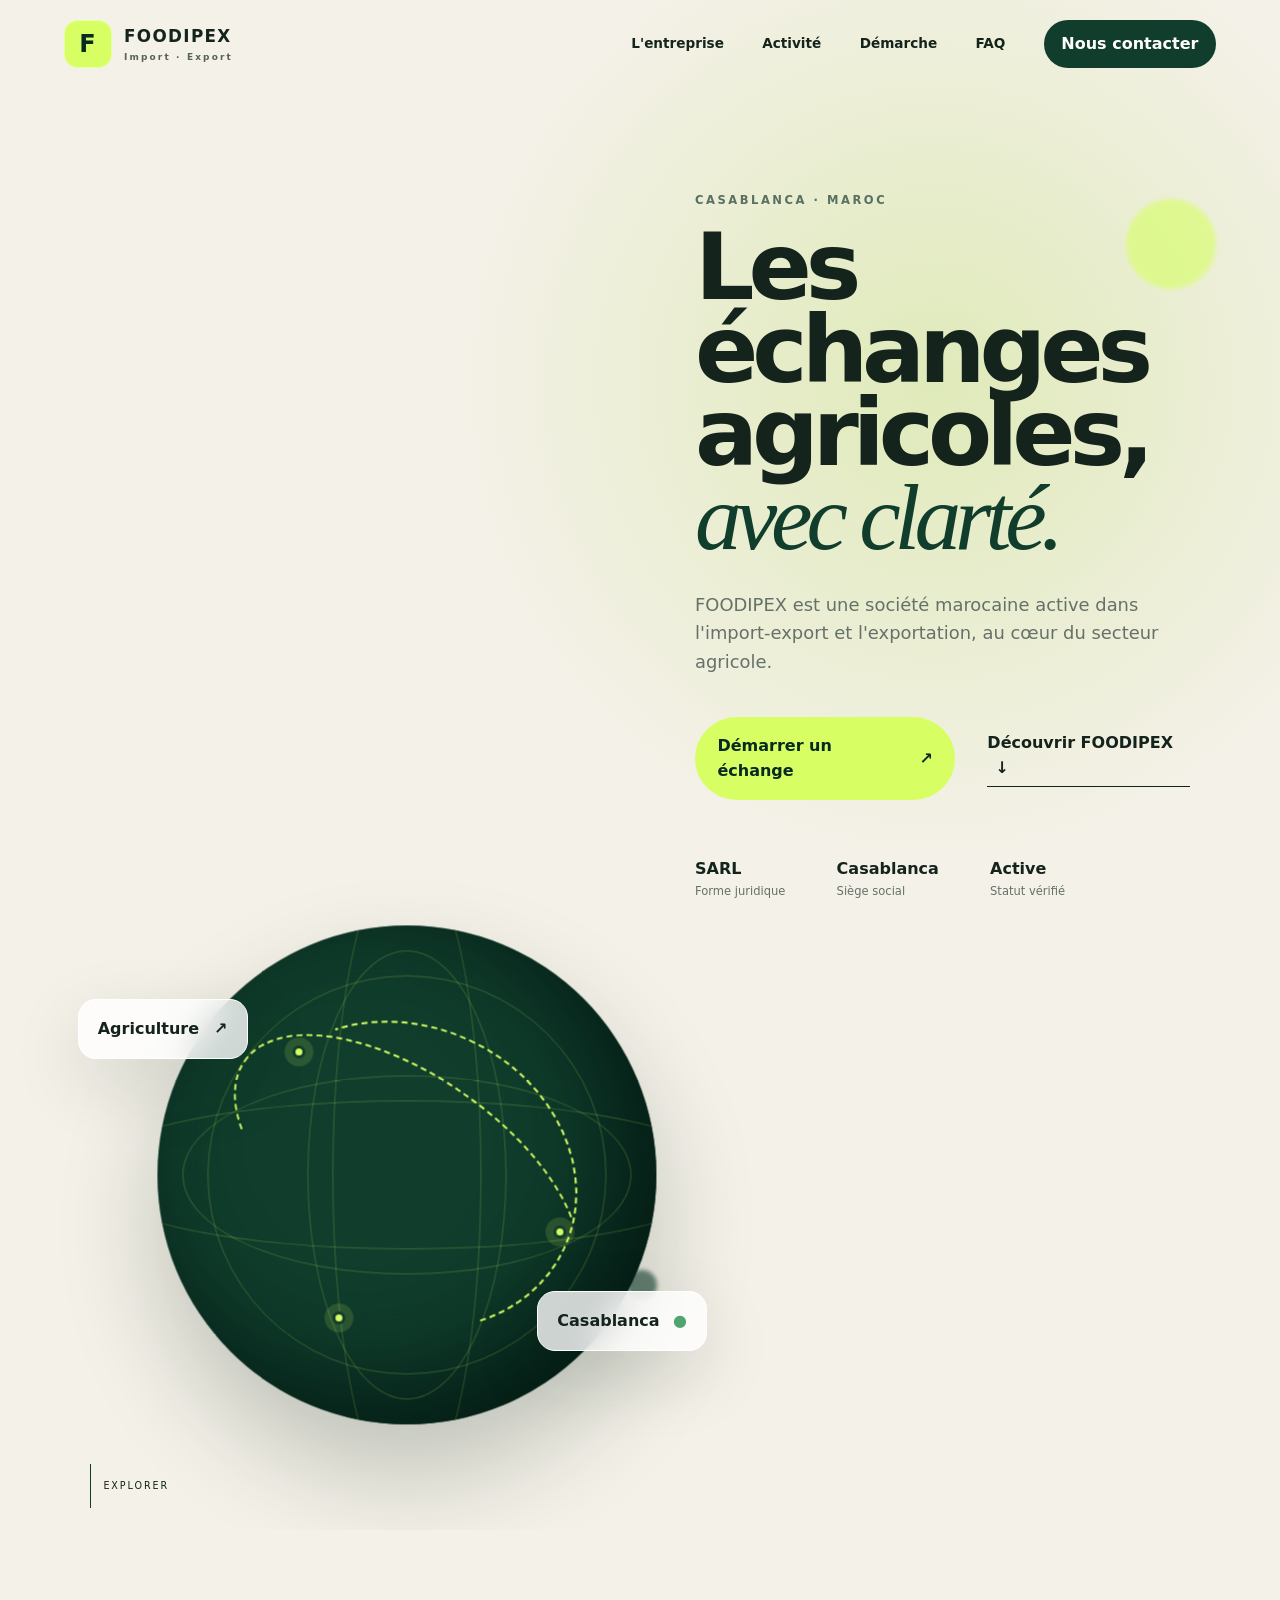
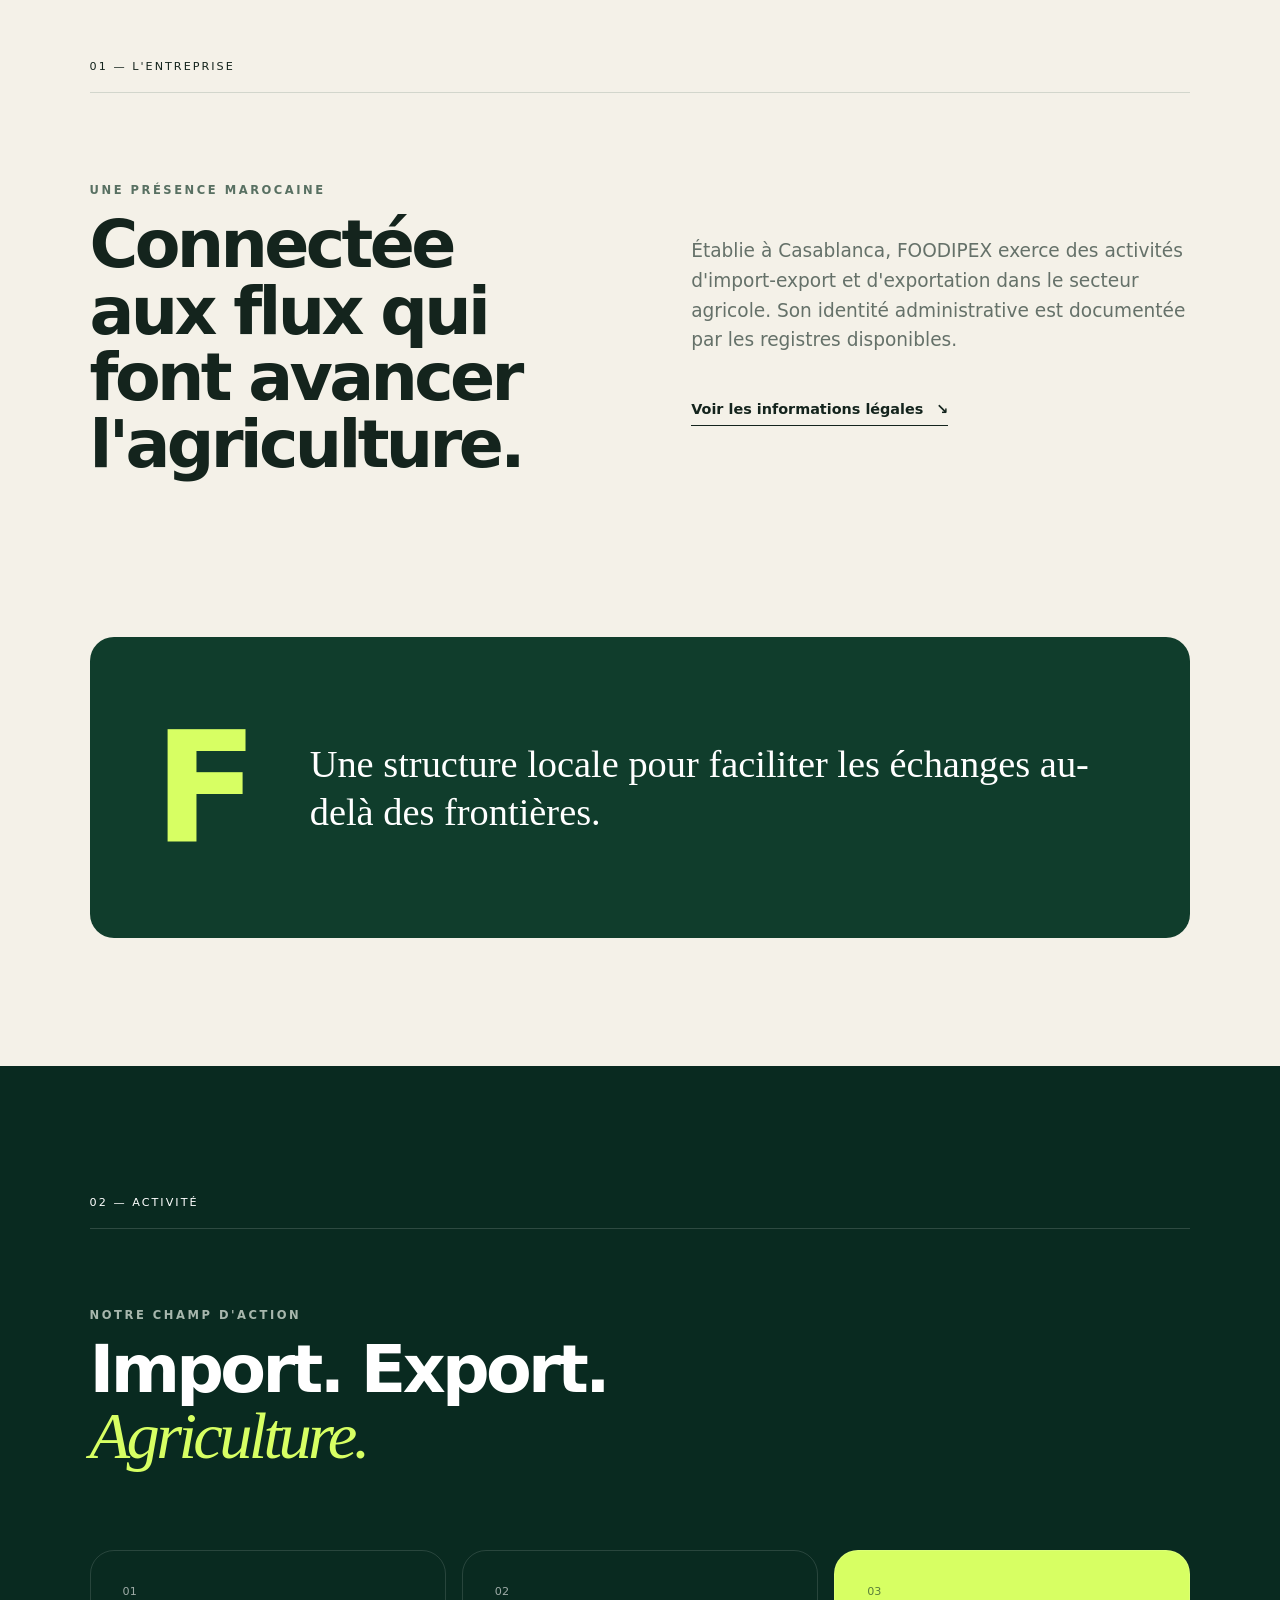
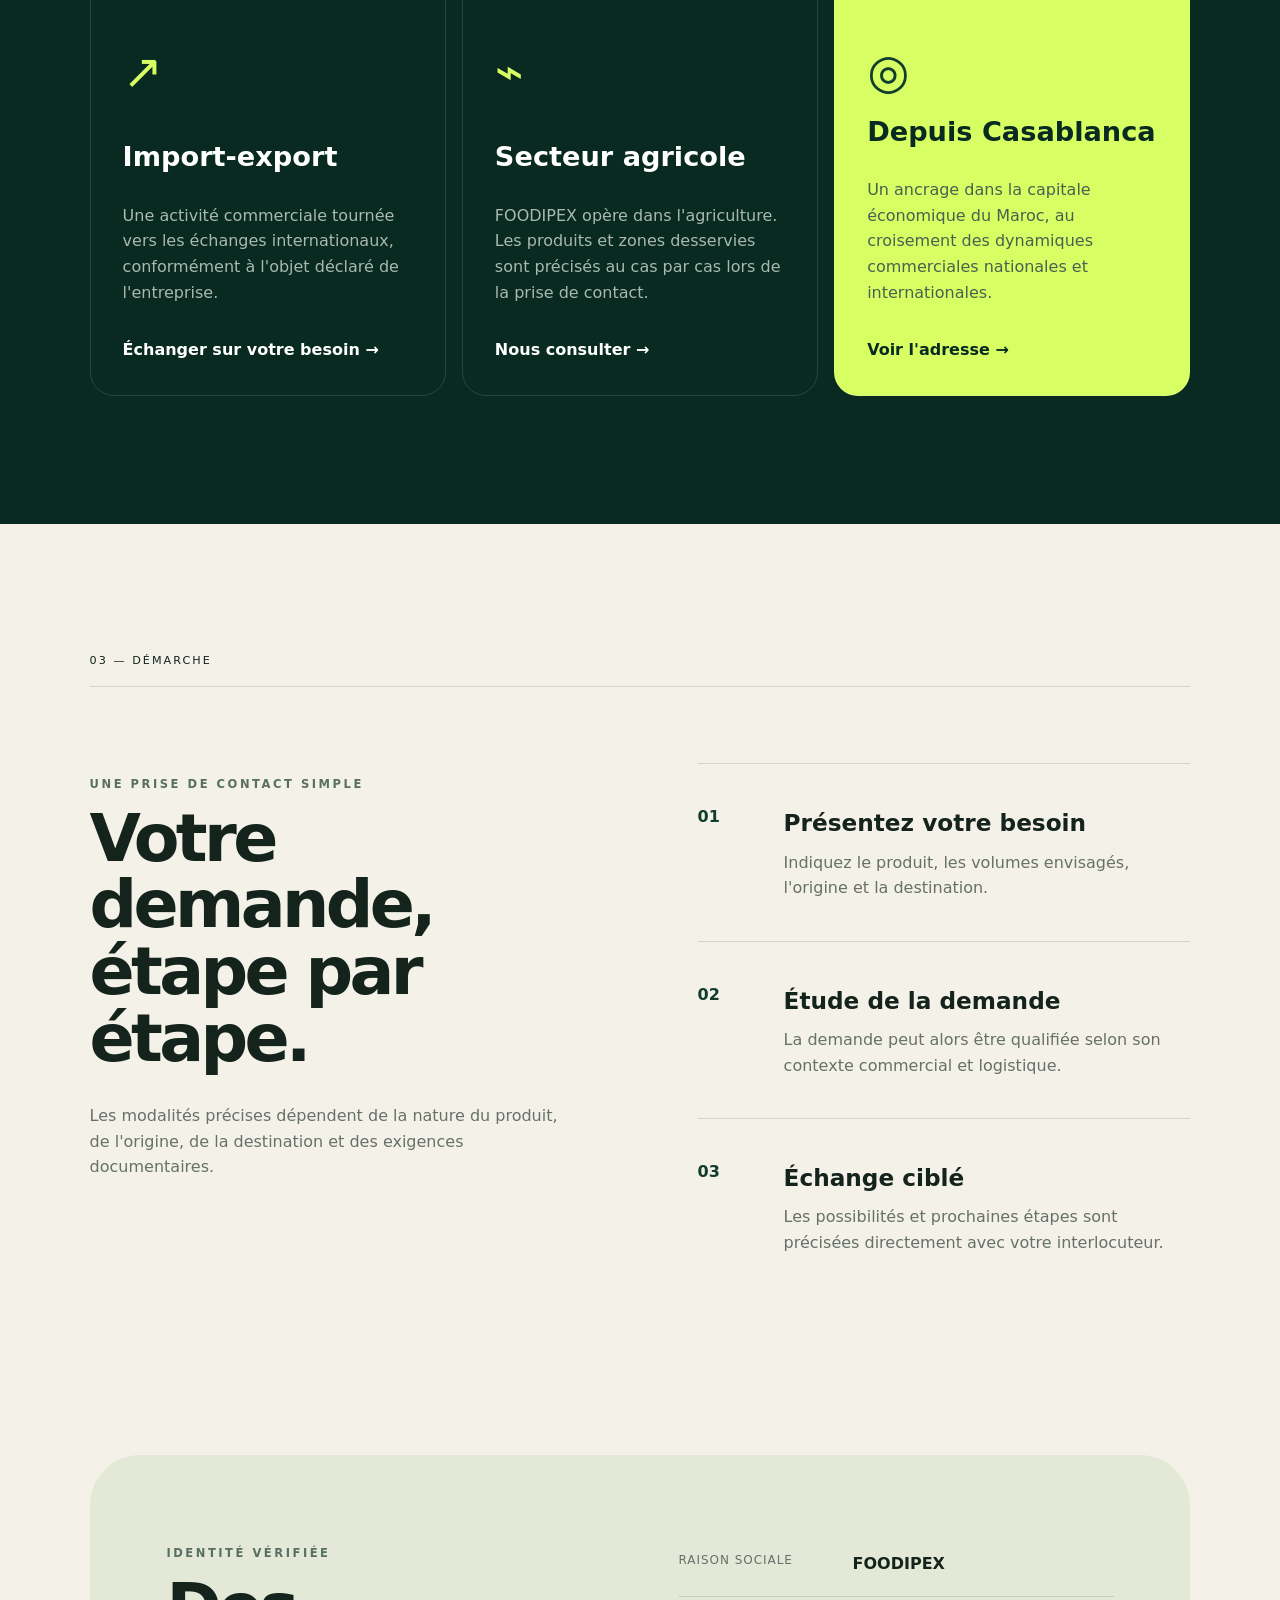
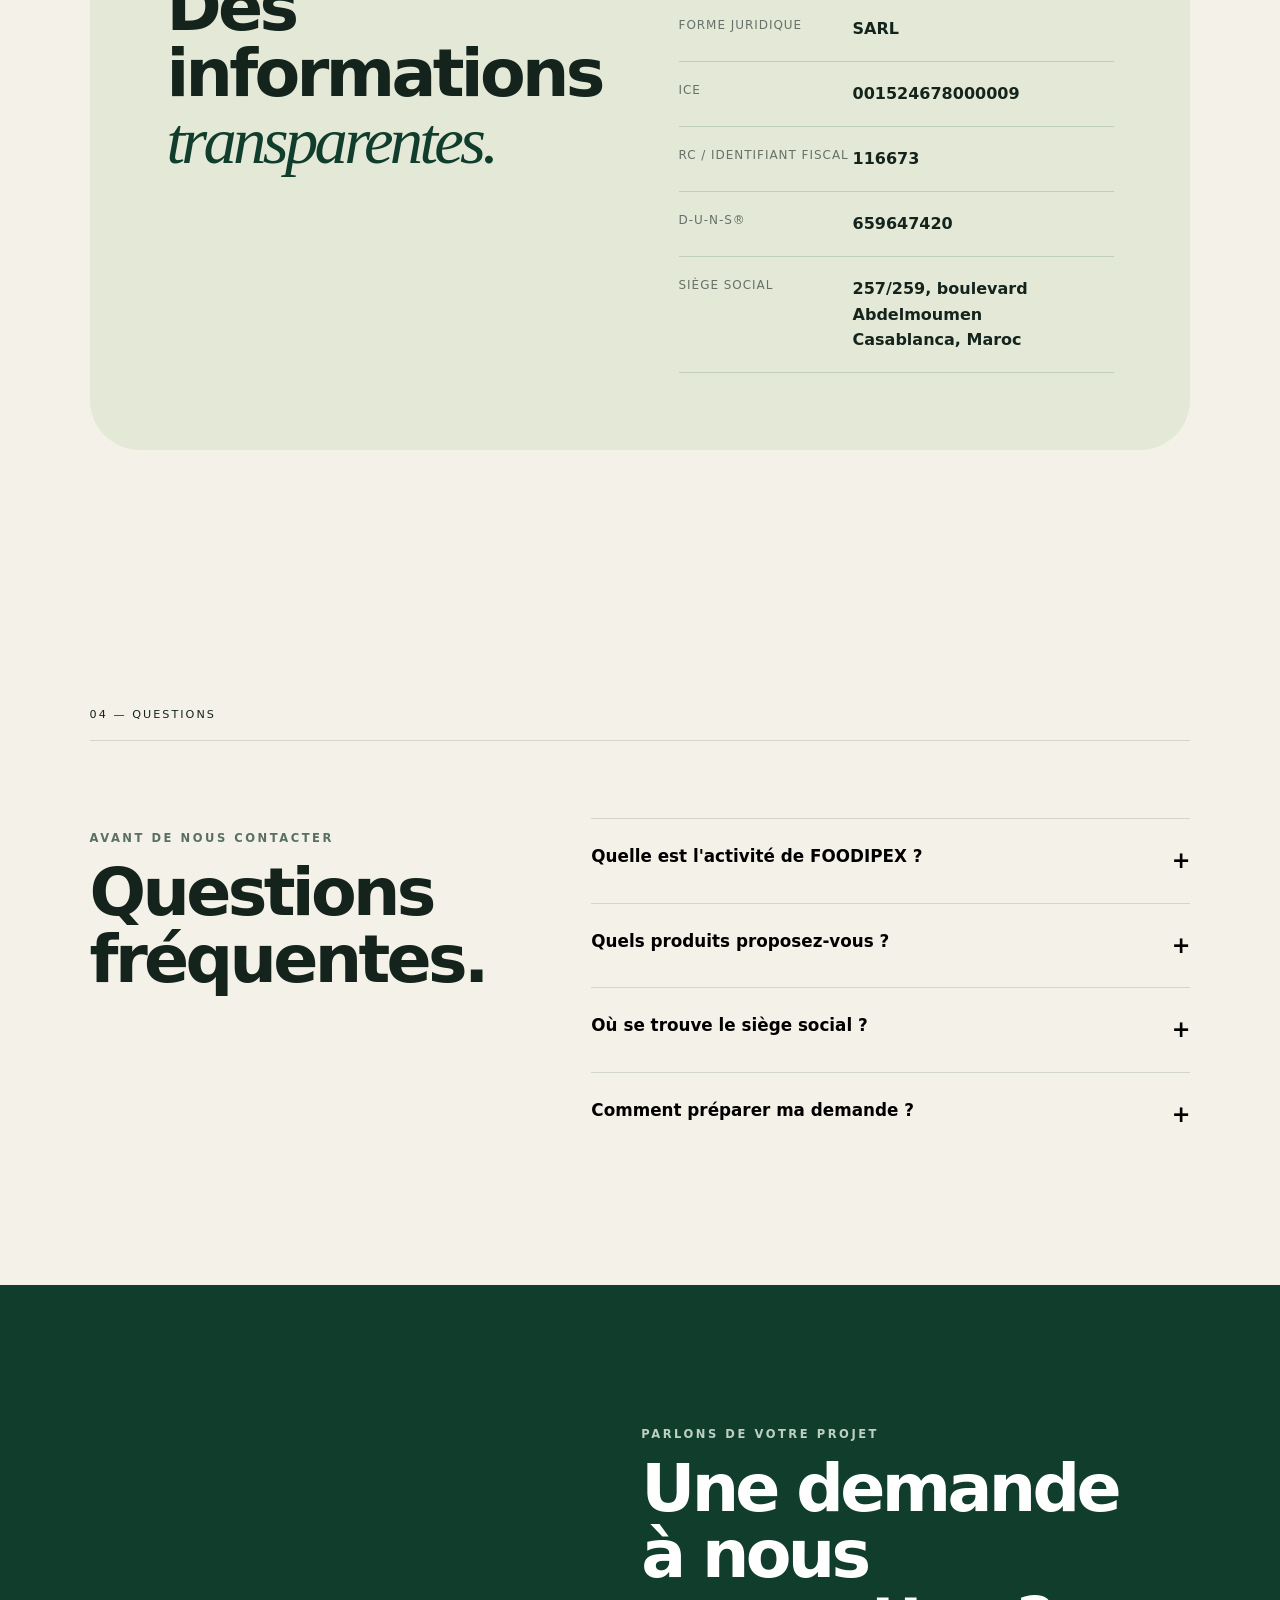
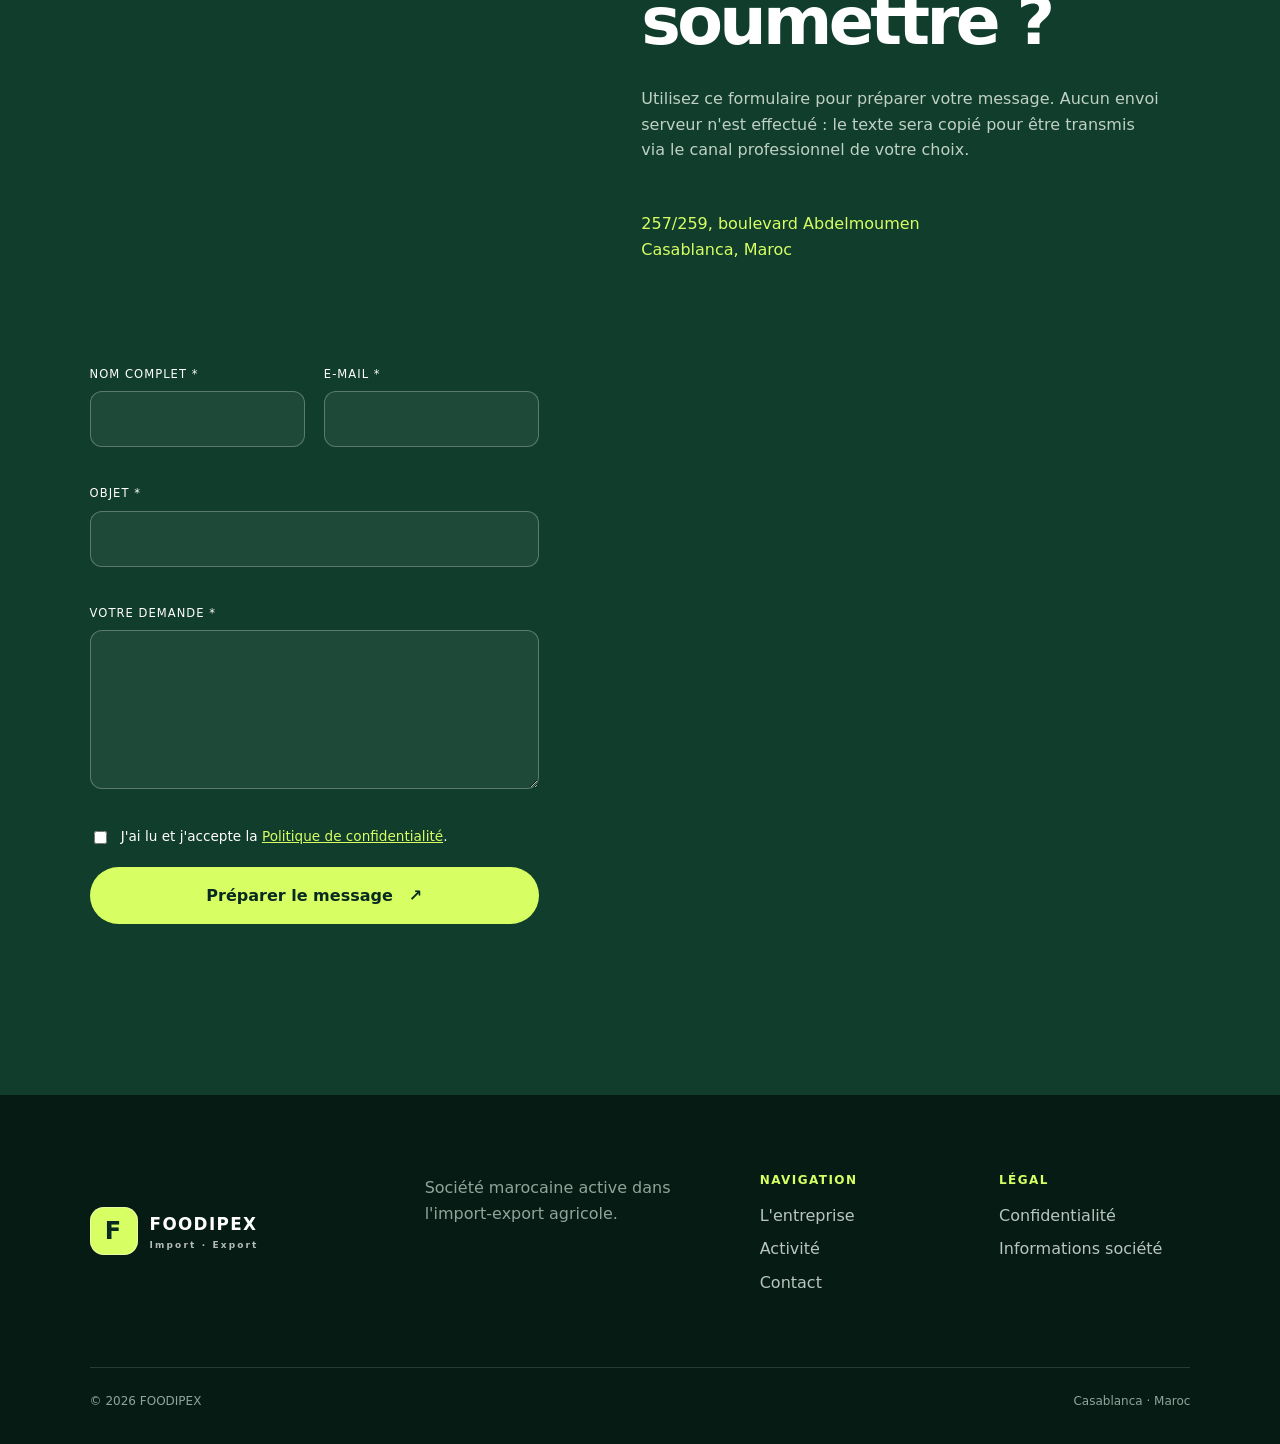
<file: index.html>
<!doctype html>
<html lang="fr">
<head>
  <meta charset="utf-8"><meta name="viewport" content="width=device-width,initial-scale=1">
  <title>FOODIPEX | Import-export agricole à Casablanca</title>
  <meta name="description" content="FOODIPEX, société d'import-export basée à Casablanca, active dans le secteur agricole.">
  <meta name="theme-color" content="#103d2c"><meta property="og:title" content="FOODIPEX | Import-export agricole"><meta property="og:description" content="Une société marocaine tournée vers les échanges agricoles."><meta name="google-site-verification" content="XFwvyXSj2RN1R1saOjq7OrJ_H4v1Y6fhWRvQO0zEvlo" /><meta property="og:type" content="website"><meta property="og:image" content="assets/images/social-preview-placeholder.svg">
  <link rel="icon" href="assets/images/favicon.svg" type="image/svg+xml"><link rel="stylesheet" href="assets/css/style.css"><link rel="stylesheet" href="assets/css/animations.css"><link rel="stylesheet" href="assets/css/responsive.css">
</head>
<body>
<a class="skip" href="#main">Aller au contenu</a><div class="loader" aria-hidden="true"><span class="brand-mark">F</span></div>
<header class="site-header" id="header"><a class="brand" href="index.html" aria-label="FOODIPEX, accueil"><span class="brand-mark">F</span><span>FOODIPEX<small>Import · Export</small></span></a><button class="menu-toggle" aria-expanded="false" aria-controls="nav"><span></span><span></span><span></span><span class="sr-only">Ouvrir le menu</span></button><nav id="nav" aria-label="Navigation principale"><a href="#entreprise">L'entreprise</a><a href="#activite">Activité</a><a href="#demarche">Démarche</a><a href="#faq">FAQ</a><a class="button button-small" href="#contact">Nous contacter</a></nav></header>
<main id="main">
 <section class="hero" id="accueil"><div class="hero-noise"></div><div class="orb orb-one"></div><div class="orb orb-two"></div><div class="hero-copy"><p class="eyebrow reveal">Casablanca · Maroc</p><h1 class="title-reveal">Les échanges agricoles, <em>avec clarté.</em></h1><p class="hero-text reveal">FOODIPEX est une société marocaine active dans l'import-export et l'exportation, au cœur du secteur agricole.</p><div class="hero-actions reveal"><a class="button magnetic" href="#contact">Démarrer un échange <span>↗</span></a><a class="text-link" href="#entreprise">Découvrir FOODIPEX <span>↓</span></a></div><div class="trust-row reveal"><span><b>SARL</b>Forme juridique</span><span><b>Casablanca</b>Siège social</span><span><b>Active</b>Statut vérifié</span></div></div>
 <div class="hero-visual" aria-hidden="true"><div class="globe"><i></i><i></i><i></i><div class="route route-a"></div><div class="route route-b"></div><span class="node n1"></span><span class="node n2"></span><span class="node n3"></span></div><div class="floating-card fc-one">Agriculture <span>↗</span></div><div class="floating-card fc-two">Casablanca <span>●</span></div></div><a class="scroll-cue" href="#entreprise"><span></span>Explorer</a></section>
 <section class="intro section" id="entreprise"><div class="section-label reveal">01 — L'entreprise</div><div class="intro-grid"><div><p class="eyebrow reveal">Une présence marocaine</p><h2 class="reveal">Connectée aux flux qui font avancer l'agriculture.</h2></div><div class="intro-copy reveal"><p>Établie à Casablanca, FOODIPEX exerce des activités d'import-export et d'exportation dans le secteur agricole. Son identité administrative est documentée par les registres disponibles.</p><a class="text-link" href="#identite">Voir les informations légales <span>↘</span></a></div></div><div class="statement reveal"><span>F</span><p>Une structure locale pour faciliter les échanges au-delà des frontières.</p></div></section>
 <section class="activity section dark" id="activite"><div class="section-label reveal">02 — Activité</div><div class="section-heading"><p class="eyebrow reveal">Notre champ d'action</p><h2 class="reveal">Import. Export.<br><em>Agriculture.</em></h2></div><div class="activity-grid"><article class="activity-card reveal tilt"><span class="card-number">01</span><div class="line-icon">↗</div><h3>Import-export</h3><p>Une activité commerciale tournée vers les échanges internationaux, conformément à l'objet déclaré de l'entreprise.</p><a href="#contact">Échanger sur votre besoin <span>→</span></a></article><article class="activity-card reveal tilt"><span class="card-number">02</span><div class="line-icon">⌁</div><h3>Secteur agricole</h3><p>FOODIPEX opère dans l'agriculture. Les produits et zones desservies sont précisés au cas par cas lors de la prise de contact.</p><a href="#contact">Nous consulter <span>→</span></a></article><article class="activity-card reveal tilt accent-card"><span class="card-number">03</span><div class="line-icon">◎</div><h3>Depuis Casablanca</h3><p>Un ancrage dans la capitale économique du Maroc, au croisement des dynamiques commerciales nationales et internationales.</p><a href="#contact">Voir l'adresse <span>→</span></a></article></div></section>
 <section class="process section" id="demarche"><div class="section-label reveal">03 — Démarche</div><div class="process-layout"><div class="sticky-copy"><p class="eyebrow reveal">Une prise de contact simple</p><h2 class="reveal">Votre demande,<br>étape par étape.</h2><p class="reveal">Les modalités précises dépendent de la nature du produit, de l'origine, de la destination et des exigences documentaires.</p></div><ol class="steps"><li class="reveal"><span>01</span><div><h3>Présentez votre besoin</h3><p>Indiquez le produit, les volumes envisagés, l'origine et la destination.</p></div></li><li class="reveal"><span>02</span><div><h3>Étude de la demande</h3><p>La demande peut alors être qualifiée selon son contexte commercial et logistique.</p></div></li><li class="reveal"><span>03</span><div><h3>Échange ciblé</h3><p>Les possibilités et prochaines étapes sont précisées directement avec votre interlocuteur.</p></div></li></ol></div></section>
 <section class="identity section" id="identite"><div class="identity-panel reveal"><div><p class="eyebrow">Identité vérifiée</p><h2>Des informations<br><em>transparentes.</em></h2></div><dl><div><dt>Raison sociale</dt><dd>FOODIPEX</dd></div><div><dt>Forme juridique</dt><dd>SARL</dd></div><div><dt>ICE</dt><dd>001524678000009</dd></div><div><dt>RC / Identifiant fiscal</dt><dd>116673</dd></div><div><dt>D‑U‑N‑S®</dt><dd>659647420</dd></div><div><dt>Siège social</dt><dd>257/259, boulevard Abdelmoumen<br>Casablanca, Maroc</dd></div></dl></div></section>
 <section class="faq section" id="faq"><div class="section-label reveal">04 — Questions</div><div class="faq-layout"><div><p class="eyebrow reveal">Avant de nous contacter</p><h2 class="reveal">Questions<br>fréquentes.</h2></div><div class="accordion"><article class="reveal"><button aria-expanded="false"><span>Quelle est l'activité de FOODIPEX ?</span><i>+</i></button><div class="answer"><p>L'activité déclarée couvre l'import-export et l'exportation, dans le secteur agricole.</p></div></article><article class="reveal"><button aria-expanded="false"><span>Quels produits proposez-vous ?</span><i>+</i></button><div class="answer"><p>Aucun catalogue produit vérifié n'est disponible sur ce site. Contactez FOODIPEX en précisant votre besoin pour connaître les possibilités.</p></div></article><article class="reveal"><button aria-expanded="false"><span>Où se trouve le siège social ?</span><i>+</i></button><div class="answer"><p>Le siège social déclaré est situé au 257/259, boulevard Abdelmoumen à Casablanca, au Maroc.</p></div></article><article class="reveal"><button aria-expanded="false"><span>Comment préparer ma demande ?</span><i>+</i></button><div class="answer"><p>Précisez idéalement le produit, le volume, le pays d'origine, la destination et le calendrier envisagé.</p></div></article></div></div></section>
 <section class="contact section" id="contact"><div class="contact-backdrop"></div><div class="contact-copy"><p class="eyebrow reveal">Parlons de votre projet</p><h2 class="reveal">Une demande<br>à nous soumettre ?</h2><p class="reveal">Utilisez ce formulaire pour préparer votre message. Aucun envoi serveur n'est effectué : le texte sera copié pour être transmis via le canal professionnel de votre choix.</p><address class="reveal">257/259, boulevard Abdelmoumen<br>Casablanca, Maroc</address></div><form id="contact-form" novalidate class="reveal"><div class="field"><label for="name">Nom complet *</label><input id="name" name="name" autocomplete="name" required><small></small></div><div class="field"><label for="email">E-mail *</label><input id="email" name="email" type="email" autocomplete="email" required><small></small></div><div class="field full"><label for="subject">Objet *</label><input id="subject" name="subject" required><small></small></div><div class="field full"><label for="message">Votre demande *</label><textarea id="message" name="message" rows="5" minlength="20" required></textarea><small></small></div><label class="consent full"><input type="checkbox" name="consent" required><span>J'ai lu et j'accepte la <a href="privacy-policy.html">Politique de confidentialité</a>.</span></label><button class="button full" type="submit">Préparer le message <span>↗</span></button><p class="form-status full" role="status" aria-live="polite"></p></form></section>
</main>
<footer><div class="footer-main"><a class="brand light" href="index.html"><span class="brand-mark">F</span><span>FOODIPEX<small>Import · Export</small></span></a><p>Société marocaine active dans l'import-export agricole.</p><div><h3>Navigation</h3><a href="#entreprise">L'entreprise</a><a href="#activite">Activité</a><a href="#contact">Contact</a></div><div><h3>Légal</h3><a href="privacy-policy.html">Confidentialité</a><a href="#identite">Informations société</a></div></div><div class="footer-bottom"><span>© <span data-year></span> FOODIPEX</span><span>Casablanca · Maroc</span></div></footer><button class="back-top" aria-label="Retour en haut">↑</button>
<script src="assets/js/main.js" defer></script><script src="assets/js/animations.js" defer></script>
</body></html>
</file>
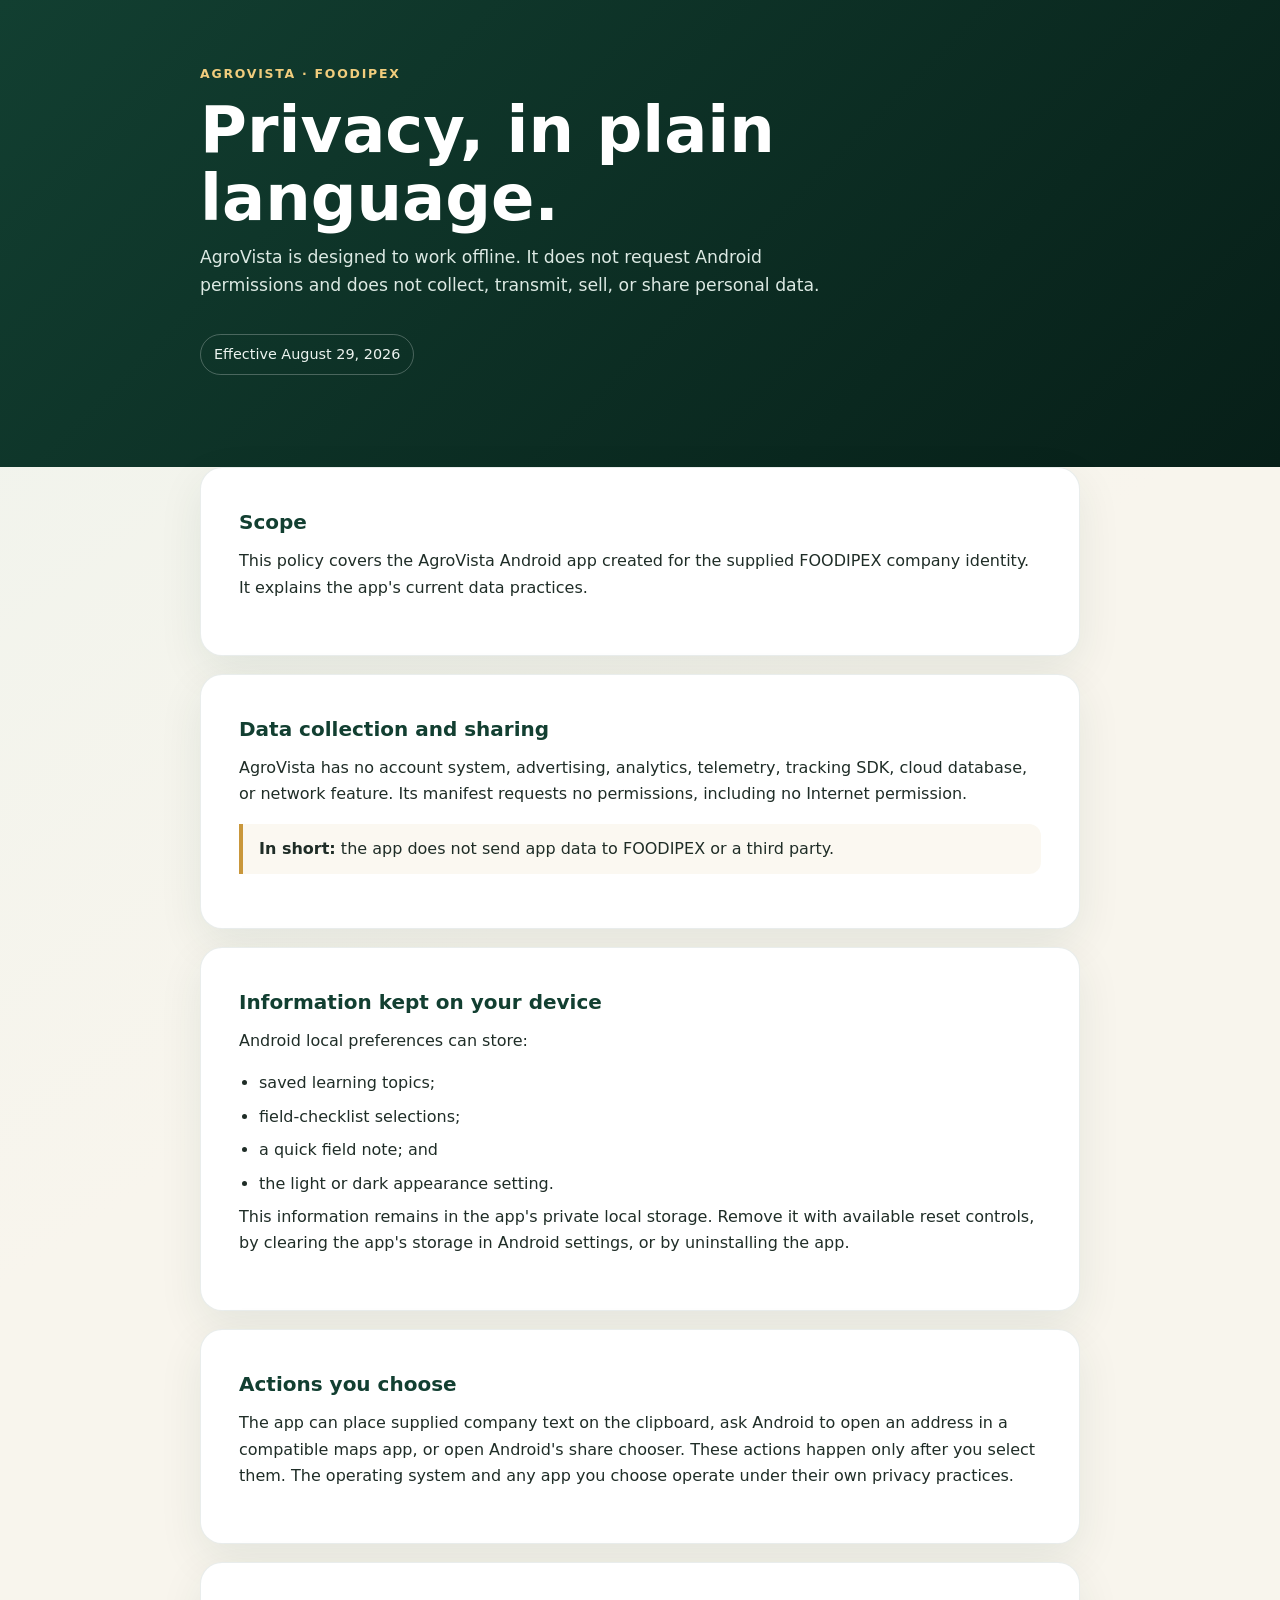
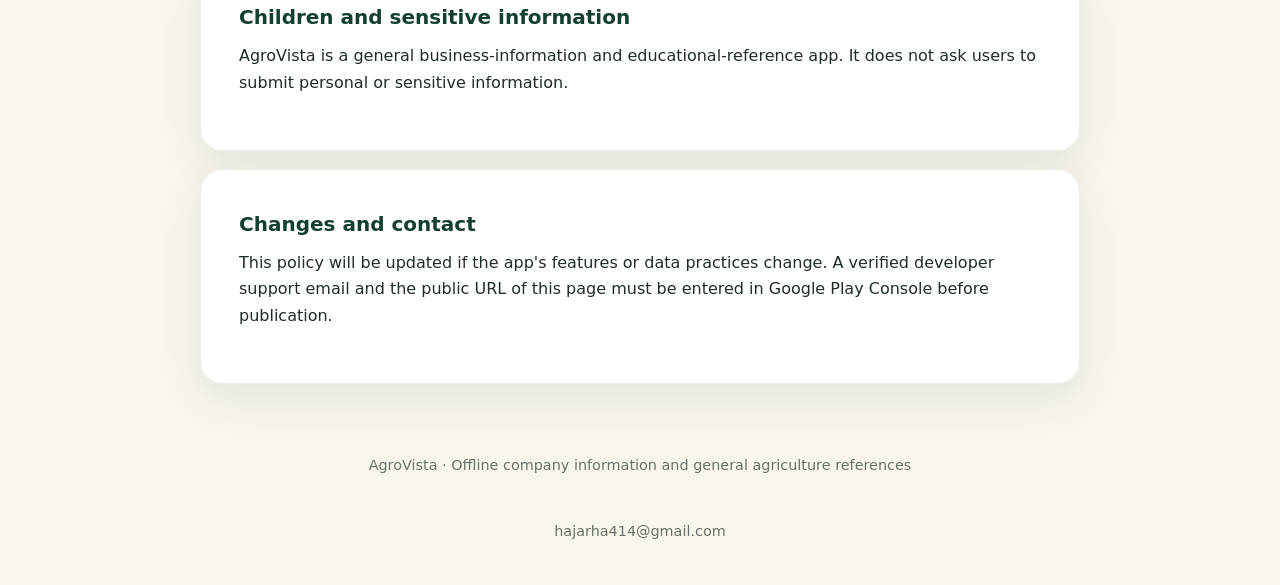
<file: privacy-policy.html>
<!doctype html>
<html lang="en">
<head>
  <meta charset="utf-8">
  <meta name="viewport" content="width=device-width,initial-scale=1">
  <meta name="color-scheme" content="light dark">
  <meta name="description" content="Privacy policy for the AgroVista Android app.">
  <title>AgroVista Privacy Policy</title>
  <style>
    :root{--green:#123f31;--green2:#255b43;--gold:#c9973b;--cream:#f8f5ed;--ink:#1f2d27;--muted:#66726b;--card:#fff}*{box-sizing:border-box}html{scroll-behavior:smooth}body{margin:0;background:linear-gradient(145deg,#eef3ec,var(--cream) 42%);color:var(--ink);font:16px/1.65 system-ui,-apple-system,"Segoe UI",sans-serif}.hero{background:linear-gradient(135deg,var(--green),#071f18);color:#fff;padding:64px 20px 92px}.wrap{width:min(880px,calc(100% - 40px));margin:auto}.eyebrow{color:#f1cd7d;font-size:.78rem;font-weight:800;letter-spacing:.14em;text-transform:uppercase}h1{margin:.2em 0 .15em;font-size:clamp(2.2rem,7vw,4rem);line-height:1.06}h2{color:var(--green);font-size:1.25rem;margin:0 0 .55rem}.lead{max-width:650px;color:#dce9e3;font-size:1.08rem}.meta{display:inline-block;margin-top:18px;padding:8px 13px;border:1px solid #ffffff40;border-radius:999px;color:#ecf3ef;font-size:.9rem}main{margin-top:-54px;padding-bottom:52px}.card{background:var(--card);border:1px solid #123f3117;border-radius:22px;box-shadow:0 15px 45px #123f3115;margin:0 0 18px;padding:clamp(22px,5vw,38px)}p{margin:.4rem 0 1rem}ul{padding-left:1.25rem;margin-bottom:0}li+li{margin-top:.45rem}.note{border-left:4px solid var(--gold);padding:12px 16px;background:#c9973b12;border-radius:0 12px 12px 0}footer{text-align:center;color:var(--muted);padding:0 20px 42px;font-size:.9rem}@media(prefers-color-scheme:dark){:root{--cream:#111814;--ink:#edf4f0;--muted:#b7c5be;--card:#1b2822}body{background:linear-gradient(145deg,#17231e,var(--cream) 42%)}h2{color:#e0b85f}.card{border-color:#ffffff12;box-shadow:0 15px 45px #0004}.note{background:#c9973b1c}}a{color:inherit}
  </style>
</head>
<body>
  <header class="hero"><div class="wrap"><div class="eyebrow">AgroVista · FOODIPEX</div><h1>Privacy, in plain language.</h1><p class="lead">AgroVista is designed to work offline. It does not request Android permissions and does not collect, transmit, sell, or share personal data.</p><div class="meta">Effective August 29, 2026</div></div></header>
  <main class="wrap">
    <section class="card"><h2>Scope</h2><p>This policy covers the AgroVista Android app created for the supplied FOODIPEX company identity. It explains the app's current data practices.</p></section>
    <section class="card"><h2>Data collection and sharing</h2><p>AgroVista has no account system, advertising, analytics, telemetry, tracking SDK, cloud database, or network feature. Its manifest requests no permissions, including no Internet permission.</p><p class="note"><strong>In short:</strong> the app does not send app data to FOODIPEX or a third party.</p></section>
    <section class="card"><h2>Information kept on your device</h2><p>Android local preferences can store:</p><ul><li>saved learning topics;</li><li>field-checklist selections;</li><li>a quick field note; and</li><li>the light or dark appearance setting.</li></ul><p>This information remains in the app's private local storage. Remove it with available reset controls, by clearing the app's storage in Android settings, or by uninstalling the app.</p></section>
    <section class="card"><h2>Actions you choose</h2><p>The app can place supplied company text on the clipboard, ask Android to open an address in a compatible maps app, or open Android's share chooser. These actions happen only after you select them. The operating system and any app you choose operate under their own privacy practices.</p></section>
    <section class="card"><h2>Children and sensitive information</h2><p>AgroVista is a general business-information and educational-reference app. It does not ask users to submit personal or sensitive information.</p></section>
    <section class="card"><h2>Changes and contact</h2><p>This policy will be updated if the app's features or data practices change. A verified developer support email and the public URL of this page must be entered in Google Play Console before publication.</p></section>
  </main>
  <footer>AgroVista · Offline company information and general agriculture references</footer>
    <footer>hajarha414@gmail.com</footer>

</body>
</html>
</file>
<file: assets/css/style.css>
:root{--green:#103d2c;--deep:#092a20;--lime:#d7ff63;--cream:#f4f1e8;--white:#fff;--ink:#14241d;--muted:#657169;--line:rgba(16,61,44,.15);--radius:24px;--shadow:0 24px 70px rgba(8,35,26,.13);--section:clamp(5rem,10vw,10rem);--ease:cubic-bezier(.22,1,.36,1)}*{box-sizing:border-box}html{scroll-behavior:smooth}body{margin:0;background:var(--cream);color:var(--ink);font-family:Inter,ui-sans-serif,system-ui,-apple-system,"Segoe UI",sans-serif;line-height:1.6;overflow-x:hidden}body.menu-open{overflow:hidden}::selection{background:var(--lime);color:var(--deep)}a{color:inherit;text-decoration:none}button,input,textarea{font:inherit}button{cursor:pointer}.skip{position:fixed;left:1rem;top:-5rem;z-index:999;background:var(--lime);padding:.8rem 1rem}.skip:focus{top:1rem}.sr-only{position:absolute;width:1px;height:1px;overflow:hidden;clip:rect(0,0,0,0)}.loader{position:fixed;inset:0;z-index:1000;background:var(--deep);display:grid;place-items:center;transition:transform .9s var(--ease)}.loader.done{transform:translateY(-105%)}.brand-mark{width:48px;height:48px;border-radius:14px;background:var(--lime);color:var(--deep);display:grid;place-items:center;font-weight:900;font-size:1.5rem;box-shadow:inset 0 0 0 1px rgba(255,255,255,.4)}.site-header{position:fixed;z-index:100;top:0;left:0;width:100%;padding:1.25rem clamp(1.25rem,5vw,5rem);display:flex;justify-content:space-between;align-items:center;transition:.4s}.site-header.scrolled{padding-top:.7rem;padding-bottom:.7rem;background:rgba(244,241,232,.88);backdrop-filter:blur(18px);box-shadow:0 1px 0 var(--line)}.brand{display:flex;align-items:center;gap:.75rem;font-size:1.05rem;font-weight:900;letter-spacing:.08em}.brand small{display:block;font-size:.56rem;letter-spacing:.24em;font-weight:600;opacity:.7}.site-header nav{display:flex;gap:clamp(1.2rem,3vw,2.6rem);align-items:center}.site-header nav>a:not(.button){font-size:.85rem;font-weight:650;position:relative}.site-header nav>a:not(.button):after{content:"";position:absolute;left:0;bottom:-.45rem;width:100%;height:2px;background:var(--green);transform:scaleX(0);transform-origin:right;transition:transform .35s var(--ease)}.site-header nav>a:hover:after,.site-header nav>a:focus-visible:after{transform:scaleX(1);transform-origin:left}.button{display:inline-flex;align-items:center;justify-content:center;gap:1rem;border:0;border-radius:999px;background:var(--lime);color:var(--deep);padding:1rem 1.4rem;font-weight:800;transition:transform .3s,box-shadow .3s}.button:hover{transform:translateY(-3px);box-shadow:0 12px 30px rgba(215,255,99,.25)}.button-small{padding:.7rem 1.1rem;background:var(--green);color:white}.menu-toggle{display:none;border:0;background:none;width:48px;height:48px;padding:12px}.menu-toggle span:not(.sr-only){display:block;height:2px;background:var(--ink);margin:5px;transition:.3s}.hero{min-height:100svh;padding:clamp(8rem,14vw,12rem) clamp(1.25rem,7vw,8rem) 5rem;position:relative;display:grid;grid-template-columns:1.1fr .9fr;align-items:center;background:radial-gradient(circle at 73% 25%,#dfeab9 0,transparent 32%),var(--cream);overflow:hidden}.hero-copy{position:relative;z-index:2;max-width:780px}.eyebrow{text-transform:uppercase;letter-spacing:.22em;font-size:.72rem;font-weight:800;color:#587062}.hero h1,.legal-hero h1,.error-page h1{font-size:clamp(3.4rem,7.3vw,8.2rem);line-height:.89;letter-spacing:-.065em;margin:1rem 0 2rem;font-weight:750}.hero h1 em,h2 em,.legal-hero em,.error-page em{font-family:Georgia,serif;font-weight:400;color:var(--green)}.hero-text{font-size:clamp(1rem,1.4vw,1.28rem);max-width:620px;color:var(--muted)}.hero-actions{display:flex;align-items:center;gap:2rem;margin:2.5rem 0 3.5rem}.text-link{font-weight:800;border-bottom:1px solid;padding-bottom:.3rem}.text-link span{margin-left:.5rem}.trust-row{display:flex;gap:clamp(1.5rem,4vw,4rem);font-size:.72rem;color:var(--muted)}.trust-row b{display:block;color:var(--ink);font-size:1rem}.hero-visual{position:relative;min-height:550px}.globe{width:min(39vw,520px);aspect-ratio:1;border-radius:50%;position:absolute;top:50%;left:50%;transform:translate(-47%,-50%);background:var(--green);box-shadow:inset -40px -30px 100px #041b14,0 50px 100px rgba(8,35,26,.22);overflow:hidden}.globe:after,.globe:before,.globe i{content:"";position:absolute;border:1px solid rgba(215,255,99,.22);border-radius:50%}.globe:before{inset:5% 30%}.globe:after{inset:30% 5%}.globe i:nth-child(1){inset:10%}.globe i:nth-child(2){width:130%;height:30%;left:-15%;top:35%}.globe i:nth-child(3){height:130%;width:30%;top:-15%;left:35%}.route{position:absolute;border:2px dashed var(--lime);border-left-color:transparent;border-bottom-color:transparent;border-radius:50%}.route-a{inset:20% 15%;transform:rotate(25deg)}.route-b{inset:10% 30%;transform:rotate(-55deg)}.node{position:absolute;width:13px;height:13px;border:3px solid var(--green);border-radius:50%;background:var(--lime);box-shadow:0 0 0 8px rgba(215,255,99,.14)}.n1{top:24%;left:27%}.n2{top:60%;right:18%}.n3{bottom:20%;left:35%}.floating-card{position:absolute;background:rgba(255,255,255,.8);backdrop-filter:blur(16px);border:1px solid white;border-radius:18px;padding:1rem 1.2rem;min-width:170px;font-weight:800;box-shadow:var(--shadow);display:flex;justify-content:space-between}.fc-one{top:18%;left:-2%}.fc-two{bottom:18%;right:-2%}.fc-two span{color:#51a46f}.scroll-cue{position:absolute;left:clamp(1.25rem,7vw,8rem);bottom:1.4rem;text-transform:uppercase;font-size:.6rem;letter-spacing:.2em;display:flex;align-items:center;gap:.8rem}.scroll-cue span{height:44px;width:1px;background:var(--green)}.section{padding:var(--section) clamp(1.25rem,7vw,8rem)}.section-label{font-size:.7rem;letter-spacing:.18em;text-transform:uppercase;padding-bottom:1rem;border-bottom:1px solid var(--line);margin-bottom:clamp(3rem,6vw,6rem)}.intro-grid{display:grid;grid-template-columns:1fr 1fr;gap:8vw}.section h2{font-size:clamp(2.6rem,5.2vw,6rem);line-height:1;letter-spacing:-.055em;margin:.7rem 0 2rem}.intro-copy{padding-top:3rem;font-size:1.16rem;color:var(--muted);max-width:580px}.intro-copy .text-link{display:inline-block;color:var(--ink);font-size:.9rem;margin-top:1.5rem}.statement{margin-top:8rem;border-radius:var(--radius);background:var(--green);color:white;padding:clamp(2rem,5vw,5rem);display:grid;grid-template-columns:auto 1fr;gap:4vw;align-items:center}.statement span{font-size:clamp(5rem,12vw,12rem);font-weight:900;line-height:.7;color:var(--lime)}.statement p{font-family:Georgia,serif;font-size:clamp(1.7rem,3vw,3.2rem);line-height:1.25;max-width:900px}.dark{background:var(--deep);color:white}.dark .section-label{border-color:rgba(255,255,255,.15)}.dark .eyebrow{color:#a7b7ad}.dark h2 em{color:var(--lime)}.section-heading{max-width:900px}.activity-grid{display:grid;grid-template-columns:repeat(3,1fr);gap:1rem;margin-top:5rem}.activity-card{position:relative;min-height:420px;padding:2rem;border:1px solid rgba(255,255,255,.13);border-radius:var(--radius);display:flex;flex-direction:column;transition:border-color .3s,background .3s;transform-style:preserve-3d}.activity-card:hover{border-color:var(--lime);background:rgba(255,255,255,.04)}.activity-card h3{font-size:1.7rem;margin-top:auto;margin-bottom:.5rem}.activity-card p{color:#a9b9b0}.activity-card a{font-weight:750;margin-top:1rem}.card-number{font-size:.7rem;opacity:.6}.line-icon{font-size:3rem;color:var(--lime);margin-top:2rem}.accent-card{background:var(--lime);color:var(--deep)}.accent-card p{color:#496150}.accent-card .line-icon{color:var(--green)}.process-layout{display:grid;grid-template-columns:1fr 1fr;gap:9vw}.sticky-copy{align-self:start;position:sticky;top:8rem}.sticky-copy>p:last-child{color:var(--muted);max-width:480px}.steps{list-style:none;padding:0;margin:0}.steps li{display:grid;grid-template-columns:70px 1fr;gap:1rem;padding:2.5rem 0;border-top:1px solid var(--line)}.steps li>span{font-weight:800;color:var(--green)}.steps h3{font-size:1.45rem;margin:0 0 .5rem}.steps p{margin:0;color:var(--muted)}.identity{padding-top:2rem}.identity-panel{background:#e4e9d7;border-radius:clamp(25px,4vw,50px);padding:clamp(2rem,6vw,6rem);display:grid;grid-template-columns:1fr 1fr;gap:6vw}.identity-panel dl{margin:0}.identity-panel dl div{display:grid;grid-template-columns:1fr 1.5fr;padding:1.2rem 0;border-bottom:1px solid rgba(16,61,44,.16)}.identity-panel dt{font-size:.75rem;text-transform:uppercase;letter-spacing:.08em;color:var(--muted)}.identity-panel dd{margin:0;font-weight:750}.faq-layout{display:grid;grid-template-columns:.8fr 1.2fr;gap:8vw}.accordion article{border-top:1px solid var(--line)}.accordion button{width:100%;padding:1.5rem 0;border:0;background:none;display:flex;justify-content:space-between;text-align:left;font-weight:750;font-size:1.05rem}.accordion button i{font-style:normal;font-size:1.4rem;transition:transform .3s}.accordion button[aria-expanded=true] i{transform:rotate(45deg)}.answer{display:grid;grid-template-rows:0fr;transition:grid-template-rows .4s var(--ease)}.answer p{overflow:hidden;margin:0;color:var(--muted)}.accordion button[aria-expanded=true]+.answer{grid-template-rows:1fr}.accordion button[aria-expanded=true]+.answer p{margin-bottom:1.5rem}.contact{position:relative;background:var(--green);color:white;display:grid;grid-template-columns:.9fr 1.1fr;gap:8vw;overflow:hidden}.contact>*{position:relative}.contact .eyebrow{color:#bdd0c4}.contact h2 em{color:var(--lime)}.contact-copy>p:not(.eyebrow){color:#c0d0c6;max-width:520px}.contact address{font-style:normal;margin-top:3rem;color:var(--lime)}.contact form{display:grid;grid-template-columns:1fr 1fr;gap:1.2rem}.field{display:flex;flex-direction:column}.full{grid-column:1/-1}.field label{font-size:.72rem;text-transform:uppercase;letter-spacing:.09em;margin-bottom:.5rem}.field input,.field textarea{width:100%;color:white;background:rgba(255,255,255,.06);border:1px solid rgba(255,255,255,.28);border-radius:12px;padding:.9rem;outline:none}.field input:focus,.field textarea:focus{border-color:var(--lime);box-shadow:0 0 0 3px rgba(215,255,99,.15)}.field.invalid input,.field.invalid textarea{border-color:#ff9188}.field small{color:#ffb0aa;min-height:1.1rem;font-size:.75rem}.consent{display:flex;gap:.7rem;align-items:flex-start;font-size:.85rem}.consent input{margin-top:.3rem;accent-color:var(--lime)}.consent a{text-decoration:underline;color:var(--lime)}.form-status{min-height:1.5rem;margin:0;color:var(--lime)}footer{background:#061b14;color:white;padding:4rem clamp(1.25rem,7vw,8rem) 2rem}.footer-main{display:grid;grid-template-columns:1.5fr 1.5fr 1fr 1fr;gap:3rem;padding-bottom:4rem}.footer-main>p{color:#91a49a}.footer-main h3{font-size:.75rem;text-transform:uppercase;letter-spacing:.12em;color:var(--lime)}.footer-main div a{display:block;color:#b9c5be;margin:.5rem 0}.footer-bottom{border-top:1px solid rgba(255,255,255,.14);padding-top:1.5rem;display:flex;justify-content:space-between;font-size:.75rem;color:#91a49a}.back-top{position:fixed;z-index:50;right:1.2rem;bottom:1.2rem;width:48px;height:48px;border:0;border-radius:50%;background:var(--lime);color:var(--deep);font-size:1.2rem;opacity:0;transform:translateY(20px);transition:.3s}.back-top.visible{opacity:1;transform:none}.legal-page{background:#faf8f2}.legal-hero{padding:12rem clamp(1.25rem,12vw,14rem) 5rem;background:var(--green);color:white}.legal-hero h1{font-size:clamp(3rem,7vw,7rem)}.legal-hero h1 em{color:var(--lime)}.legal-hero .eyebrow,.legal-hero>p:last-child{color:#bdcec4}.legal-layout{display:grid;grid-template-columns:240px minmax(0,760px);justify-content:center;gap:6vw;padding:6rem 1.25rem}.legal-layout aside{position:sticky;top:7rem;align-self:start;display:flex;flex-direction:column;gap:.7rem;font-size:.85rem}.legal-layout aside strong{margin-bottom:1rem}.legal-layout aside a{color:var(--muted)}.legal-content section{scroll-margin-top:7rem;margin-bottom:4rem}.legal-content h2{font-size:1.65rem;letter-spacing:-.02em}.legal-content p{color:#536159}.error-page{min-height:100vh;background:var(--deep);color:white;display:grid;place-items:center;text-align:center;padding:2rem}.error-page main{max-width:900px}.error-page .brand-mark{margin:auto}.error-page h1 em{color:var(--lime)}:focus-visible{outline:3px solid #ef9f3a;outline-offset:4px}
</file>
<file: assets/css/animations.css>
.reveal{opacity:0;transform:translateY(35px);transition:opacity .85s var(--ease),transform .85s var(--ease)}.reveal.is-visible{opacity:1;transform:none}.title-reveal{animation:titleIn 1.15s .25s var(--ease) both}.orb{position:absolute;border-radius:50%;filter:blur(2px);opacity:.6;animation:drift 8s ease-in-out infinite}.orb-one{width:90px;height:90px;background:var(--lime);right:5%;top:13%}.orb-two{width:30px;height:30px;background:var(--green);left:49%;bottom:15%;animation-delay:-3s}.globe{animation:globeIn 1.3s .25s var(--ease) both}.floating-card{animation:float 5s ease-in-out infinite}.fc-two{animation-delay:-2s}.node{animation:pulse 2.5s ease-out infinite}.scroll-cue span{animation:scrollLine 2s ease-in-out infinite}@keyframes titleIn{from{opacity:0;transform:translateY(45px);clip-path:inset(0 0 100%)}to{opacity:1;transform:none;clip-path:inset(0)}}@keyframes globeIn{from{opacity:0;transform:translate(-47%,-45%) scale(.75)}to{opacity:1;transform:translate(-47%,-50%) scale(1)}}@keyframes float{50%{transform:translateY(-14px) rotate(1deg)}}@keyframes drift{50%{transform:translate(20px,-18px)}}@keyframes pulse{70%{box-shadow:0 0 0 18px rgba(215,255,99,0)}}@keyframes scrollLine{0%,100%{transform:scaleY(.3);transform-origin:top}50%{transform:scaleY(1)}}@media(prefers-reduced-motion:reduce){html{scroll-behavior:auto}*,*:before,*:after{animation-duration:.01ms!important;animation-iteration-count:1!important;transition-duration:.01ms!important}.reveal{opacity:1;transform:none}}
</file>
<file: assets/css/responsive.css>
@media(max-width:900px){.site-header nav{position:fixed;inset:0;background:var(--cream);display:flex;flex-direction:column;justify-content:center;align-items:center;font-size:1.5rem;transform:translateX(105%);transition:transform .55s var(--ease)}.site-header nav.open{transform:none}.site-header nav>a:not(.button){font-size:1.35rem}.menu-toggle{display:block;position:relative;z-index:2}.menu-toggle[aria-expanded=true] span:nth-child(1){transform:translateY(7px) rotate(45deg)}.menu-toggle[aria-expanded=true] span:nth-child(2){opacity:0}.menu-toggle[aria-expanded=true] span:nth-child(3){transform:translateY(-7px) rotate(-45deg)}.hero{grid-template-columns:1fr;padding-top:9rem}.hero-visual{position:absolute;right:-25%;top:18%;opacity:.22;width:80%;min-height:500px}.globe{width:70vw}.hero-copy{max-width:680px}.activity-grid{grid-template-columns:1fr}.activity-card{min-height:320px}.process-layout,.faq-layout,.contact,.identity-panel{grid-template-columns:1fr}.sticky-copy{position:static}.footer-main{grid-template-columns:1fr 1fr}.legal-layout{grid-template-columns:1fr}.legal-layout aside{position:static;display:none}}
@media(max-width:600px){.site-header{padding:1rem 1.1rem}.brand-mark{width:42px;height:42px}.hero{min-height:auto;padding-bottom:7rem}.hero h1{font-size:clamp(3.1rem,16vw,5rem)}.hero-actions{align-items:flex-start;flex-direction:column;gap:1.2rem}.trust-row{display:grid;grid-template-columns:1fr 1fr}.scroll-cue{display:none}.intro-grid{grid-template-columns:1fr;gap:1rem}.intro-copy{padding-top:0}.statement{margin-top:4rem;grid-template-columns:1fr}.statement span{font-size:6rem}.activity-grid{margin-top:3rem}.identity-panel dl div{grid-template-columns:1fr;gap:.3rem}.contact form{grid-template-columns:1fr}.field{grid-column:1/-1}.footer-main{grid-template-columns:1fr}.footer-bottom{gap:1rem;flex-direction:column}.legal-hero{padding-top:9rem}.legal-content section{margin-bottom:3rem}}
</file>
